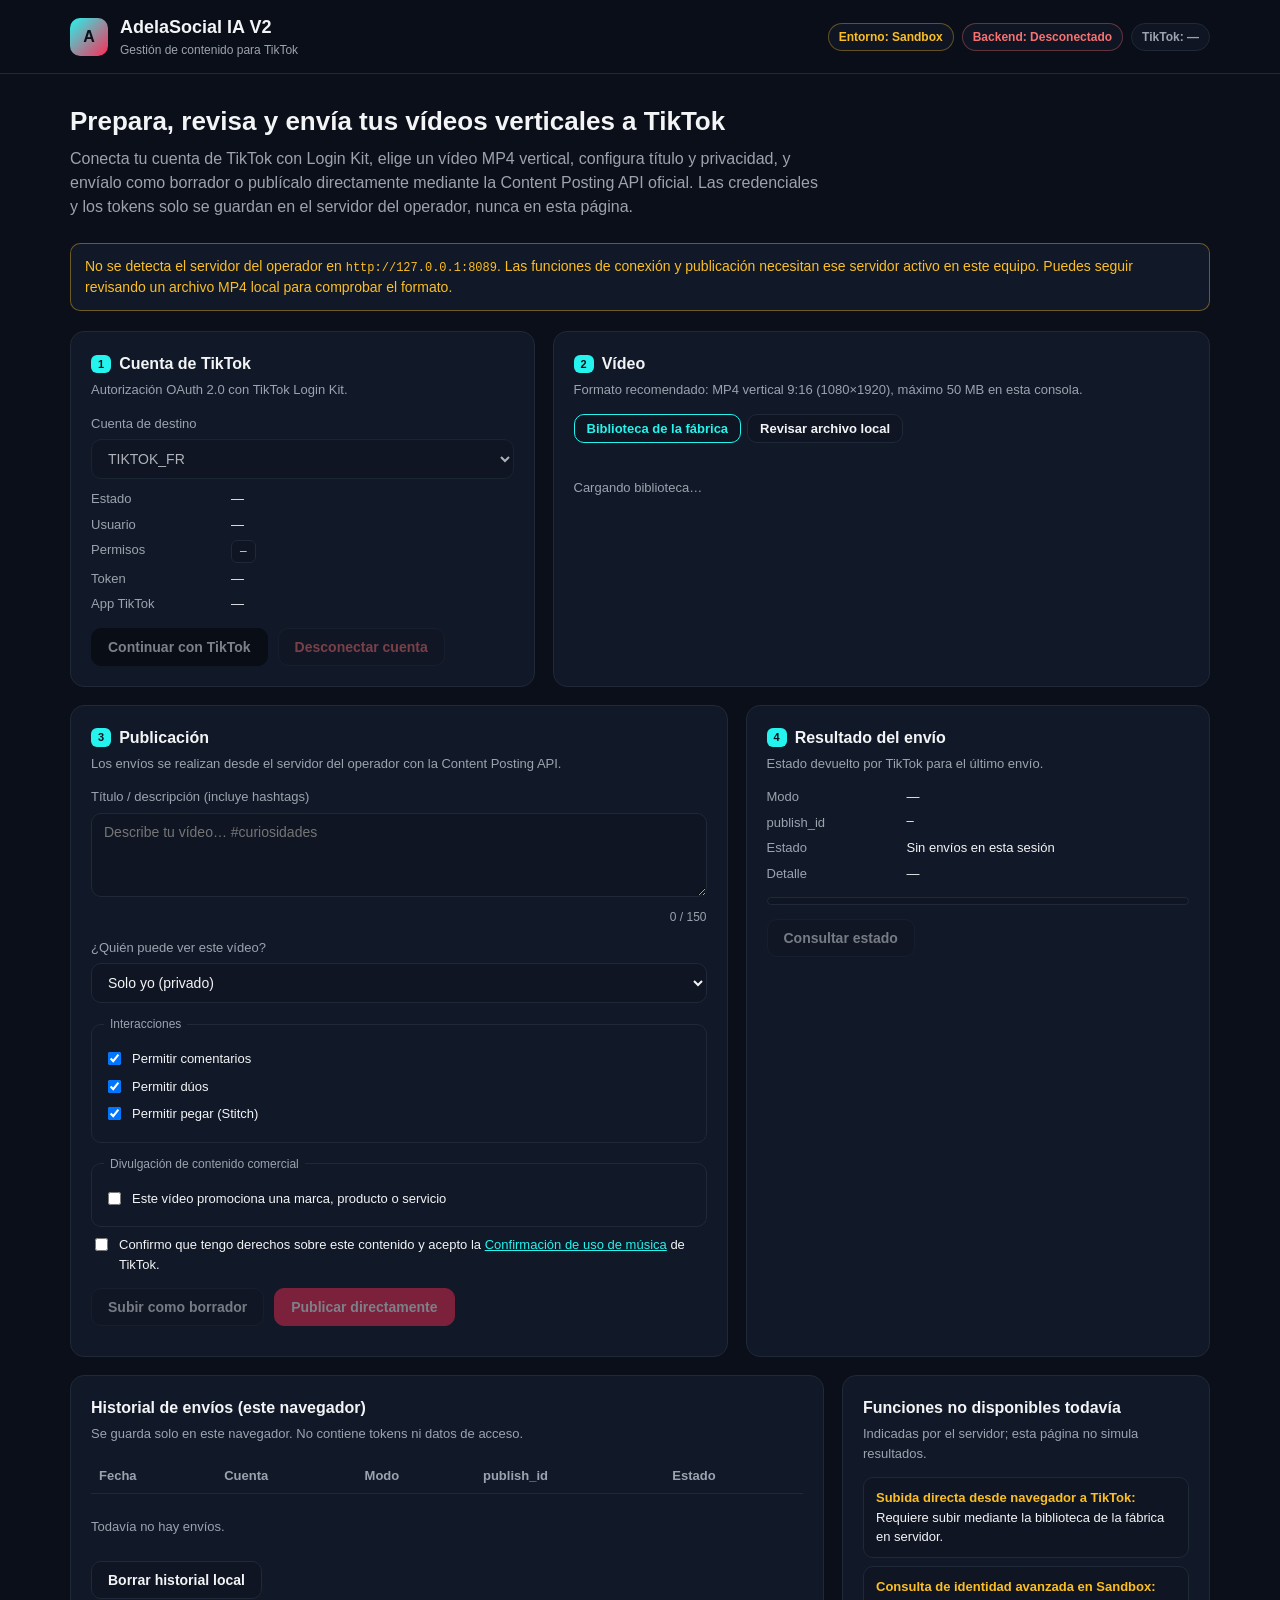
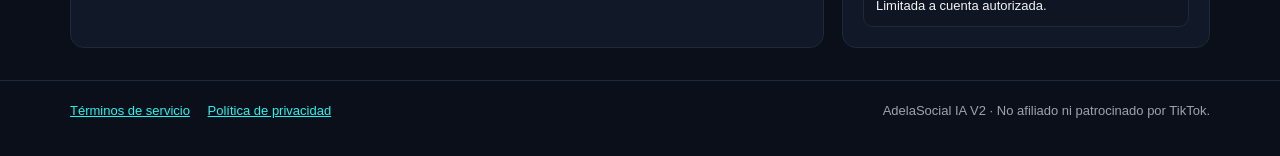
<file: index.html>
<!DOCTYPE html>
<html lang="es">
<head>
  <meta charset="UTF-8">
  <meta name="viewport" content="width=device-width, initial-scale=1.0">
  <meta name="referrer" content="no-referrer">
  <meta http-equiv="Content-Security-Policy" content="default-src 'none'; script-src 'self'; style-src 'self'; img-src 'self' data:; media-src 'self' blob: http://127.0.0.1:8089 http://localhost:8089; connect-src 'self' http://127.0.0.1:8089 http://localhost:8089; form-action 'none'; base-uri 'none'">
  <meta name="description" content="AdelaSocial IA V2: gestión y publicación de vídeos verticales en cuentas de TikTok autorizadas mediante Login Kit y Content Posting API.">
  <title>AdelaSocial IA V2 — Publicación en TikTok</title>
  <link rel="stylesheet" href="styles.css">
</head>
<body>
  <header class="topbar">
    <div class="wrap">
      <div class="brand">
        <div class="logo" aria-hidden="true">A</div>
        <div>
          <h1>AdelaSocial IA V2</h1>
          <p>Gestión de contenido para TikTok</p>
        </div>
      </div>
      <div class="badges" aria-live="polite">
        <span class="badge warn" id="badge-env">Entorno: Sandbox</span>
        <span class="badge" id="badge-backend">Backend: comprobando…</span>
        <span class="badge" id="badge-account">TikTok: —</span>
      </div>
    </div>
  </header>

  <main class="wrap">
    <section class="hero">
      <h2>Prepara, revisa y envía tus vídeos verticales a TikTok</h2>
      <p>Conecta tu cuenta de TikTok con Login Kit, elige un vídeo MP4 vertical, configura título y privacidad, y envíalo como borrador o publícalo directamente mediante la Content Posting API oficial. Las credenciales y los tokens solo se guardan en el servidor del operador, nunca en esta página.</p>
    </section>

    <div id="banner" class="banner hidden" role="status"></div>
    <div id="backend-help" class="banner warn hidden">
      No se detecta el servidor del operador en <span class="mono">http://127.0.0.1:8089</span>.
      Las funciones de conexión y publicación necesitan ese servidor activo en este equipo.
      Puedes seguir revisando un archivo MP4 local para comprobar el formato.
    </div>

    <div class="grid">
      <!-- 1. Cuenta -->
      <section class="card span-5" aria-labelledby="h-account">
        <h3 id="h-account"><span class="step">1</span> Cuenta de TikTok</h3>
        <p class="sub">Autorización OAuth 2.0 con TikTok Login Kit.</p>

        <label for="account-select">Cuenta de destino</label>
        <select id="account-select" disabled>
          <option value="TIKTOK_FR">TIKTOK_FR</option>
          <option value="TIKTOK_US">TIKTOK_US</option>
        </select>

        <dl class="kv">
          <dt>Estado</dt><dd id="acc-status">—</dd>
          <dt>Usuario</dt><dd id="acc-user">—</dd>
          <dt>Permisos</dt><dd><div class="chips" id="acc-scopes"><span class="chip">—</span></div></dd>
          <dt>Token</dt><dd id="acc-token">—</dd>
          <dt>App TikTok</dt><dd id="acc-app">—</dd>
        </dl>

        <div class="btns">
          <button class="btn-tiktok" id="btn-connect" disabled>Continuar con TikTok</button>
          <button class="btn-danger" id="btn-disconnect" disabled>Desconectar cuenta</button>
        </div>
        <p class="reasons hidden" id="connect-reason"></p>
      </section>

      <!-- 2. Vídeo -->
      <section class="card span-7" aria-labelledby="h-video">
        <h3 id="h-video"><span class="step">2</span> Vídeo</h3>
        <p class="sub">Formato recomendado: MP4 vertical 9:16 (1080×1920), máximo 50 MB en esta consola.</p>

        <div class="tabs" role="tablist">
          <button class="tab" role="tab" id="tab-library" aria-selected="true" aria-controls="panel-library">Biblioteca de la fábrica</button>
          <button class="tab" role="tab" id="tab-local" aria-selected="false" aria-controls="panel-local">Revisar archivo local</button>
        </div>

        <div id="panel-library" role="tabpanel" aria-labelledby="tab-library">
          <div class="library" id="library"><p class="empty">Cargando biblioteca…</p></div>
        </div>

        <div id="panel-local" role="tabpanel" aria-labelledby="tab-local" class="hidden">
          <div class="drop" id="drop">
            Arrastra un MP4 aquí o <label for="file-input" style="display:inline;color:var(--accent-2);cursor:pointer;margin:0">elige un archivo</label>.
            <input type="file" id="file-input" accept="video/mp4" class="hidden">
            <br><small>Solo inspección en el navegador: el archivo no se sube. Para enviarlo a TikTok, debe estar en la biblioteca de la fábrica (función de subida desde el navegador pendiente).</small>
          </div>
        </div>

        <div class="preview hidden" id="preview">
          <video id="preview-video" muted playsinline controls preload="metadata"></video>
          <div>
            <div class="mono" id="preview-name"></div>
            <ul class="checks" id="preview-checks"></ul>
          </div>
        </div>
      </section>

      <!-- 3. Publicación -->
      <section class="card span-7" aria-labelledby="h-publish">
        <h3 id="h-publish"><span class="step">3</span> Publicación</h3>
        <p class="sub">Los envíos se realizan desde el servidor del operador con la Content Posting API.</p>

        <label for="title">Título / descripción (incluye hashtags)</label>
        <textarea id="title" maxlength="300" placeholder="Describe tu vídeo… #curiosidades"></textarea>
        <div class="counter" id="title-counter">0 / 150</div>

        <label for="privacy">¿Quién puede ver este vídeo?</label>
        <select id="privacy">
          <option value="SELF_ONLY" selected>Solo yo (privado)</option>
          <option value="MUTUAL_FOLLOW_FRIENDS">Amigos</option>
          <option value="FOLLOWER_OF_CREATOR">Seguidores</option>
          <option value="PUBLIC_TO_EVERYONE">Todos (público)</option>
        </select>
        <div class="counter" id="privacy-note"></div>

        <fieldset>
          <legend>Interacciones</legend>
          <label class="check"><input type="checkbox" id="allow-comment" checked> Permitir comentarios</label>
          <label class="check"><input type="checkbox" id="allow-duet" checked> Permitir dúos</label>
          <label class="check"><input type="checkbox" id="allow-stitch" checked> Permitir pegar (Stitch)</label>
        </fieldset>

        <fieldset>
          <legend>Divulgación de contenido comercial</legend>
          <label class="check"><input type="checkbox" id="disclose"> Este vídeo promociona una marca, producto o servicio</label>
          <div id="disclose-opts" class="hidden">
            <label class="check"><input type="checkbox" id="brand-organic"> <span>Tu marca<small>Promocionas tu propio negocio. Se etiquetará como «Contenido promocional».</small></span></label>
            <label class="check"><input type="checkbox" id="brand-content"> <span>Contenido de marca<small>Colaboración pagada con un tercero. Se etiquetará como «Colaboración pagada».</small></span></label>
          </div>
        </fieldset>

        <label class="check"><input type="checkbox" id="consent"> <span>Confirmo que tengo derechos sobre este contenido y acepto la <a href="https://www.tiktok.com/legal/page/global/music-usage-confirmation/en" target="_blank" rel="noopener noreferrer">Confirmación de uso de música</a> de TikTok.</span></label>

        <div class="btns">
          <button id="btn-draft" disabled>Subir como borrador</button>
          <button class="btn-primary" id="btn-publish" disabled>Publicar directamente</button>
        </div>
        <ul class="reasons" id="publish-reasons"></ul>
      </section>

      <!-- 4. Resultados -->
      <section class="card span-5" aria-labelledby="h-results">
        <h3 id="h-results"><span class="step">4</span> Resultado del envío</h3>
        <p class="sub">Estado devuelto por TikTok para el último envío.</p>
        <dl class="kv">
          <dt>Modo</dt><dd id="res-mode">—</dd>
          <dt>publish_id</dt><dd class="mono" id="res-id">—</dd>
          <dt>Estado</dt><dd id="res-status">Sin envíos en esta sesión</dd>
          <dt>Detalle</dt><dd id="res-detail">—</dd>
        </dl>
        <div class="progress" aria-hidden="true"><div id="res-progress"></div></div>
        <div class="btns"><button id="btn-poll" disabled>Consultar estado</button></div>
      </section>

      <!-- Historial -->
      <section class="card span-8" aria-labelledby="h-history">
        <h3 id="h-history">Historial de envíos (este navegador)</h3>
        <p class="sub">Se guarda solo en este navegador. No contiene tokens ni datos de acceso.</p>
        <div style="overflow:auto">
          <table>
            <thead><tr><th>Fecha</th><th>Cuenta</th><th>Modo</th><th>publish_id</th><th>Estado</th></tr></thead>
            <tbody id="history"></tbody>
          </table>
        </div>
        <p class="empty" id="history-empty">Todavía no hay envíos.</p>
        <div class="btns"><button id="btn-clear-history">Borrar historial local</button></div>
      </section>

      <!-- Pendiente -->
      <section class="card span-4" aria-labelledby="h-pending">
        <h3 id="h-pending">Funciones no disponibles todavía</h3>
        <p class="sub">Indicadas por el servidor; esta página no simula resultados.</p>
        <ul class="pending" id="pending"><li>Comprobando…</li></ul>
      </section>
    </div>
  </main>

  <footer>
    <div class="wrap">
      <nav>
        <a href="terminos.html">Términos de servicio</a>
        <a href="privacidad.html">Política de privacidad</a>
      </nav>
      <span>AdelaSocial IA V2 · No afiliado ni patrocinado por TikTok.</span>
    </div>
  </footer>

  <script src="app.js"></script>
</body>
</html>
</file>
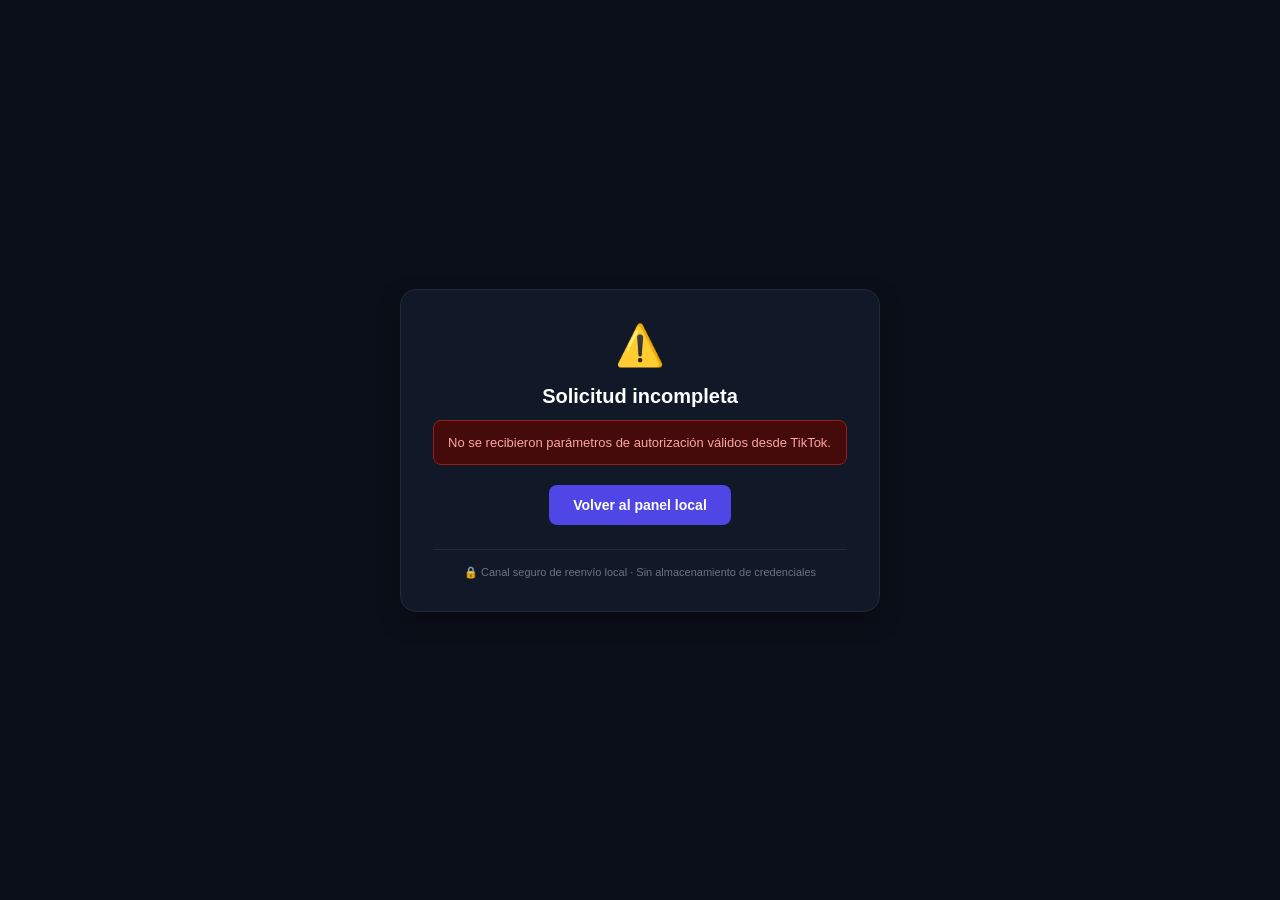
<file: callback.html>
<!DOCTYPE html>
<html lang="es">
<head>
    <meta charset="UTF-8">
    <meta name="viewport" content="width=device-width, initial-scale=1.0">
    <!-- 1. Seguridad: Evita que el 'code' se filtre en la cabecera Referer hacia terceros -->
    <meta name="referrer" content="no-referrer">
    <!-- 2. Seguridad: CSP estricta, bloquea cualquier script externo o exfiltración -->
    <meta http-equiv="Content-Security-Policy" content="default-src 'none'; style-src 'unsafe-inline'; script-src 'unsafe-inline';">
    <title>AdelaSocial IA V2 — Vinculación TikTok</title>
    <style>
        * { box-sizing: border-box; margin: 0; padding: 0; }
        body {
            font-family: -apple-system, BlinkMacSystemFont, "Segoe UI", Roboto, Helvetica, Arial, sans-serif;
            background-color: #0b0f19;
            color: #f3f4f6;
            display: flex;
            align-items: center;
            justify-content: center;
            min-height: 100vh;
            padding: 20px;
        }
        .card {
            background-color: #111827;
            border: 1px solid #1f2937;
            border-radius: 16px;
            max-width: 480px;
            width: 100%;
            padding: 32px;
            text-align: center;
            box-shadow: 0 10px 25px -5px rgba(0, 0, 0, 0.5);
        }
        .icon {
            font-size: 40px;
            margin-bottom: 16px;
            display: inline-block;
        }
        h1 { font-size: 20px; font-weight: 700; margin-bottom: 12px; color: #ffffff; }
        p { font-size: 14px; color: #9ca3af; line-height: 1.5; margin-bottom: 24px; }
        .spinner {
            border: 3px solid rgba(255, 255, 255, 0.1);
            border-top: 3px solid #6366f1;
            border-radius: 50%;
            width: 32px;
            height: 32px;
            animation: spin 0.8s linear infinite;
            margin: 0 auto 20px auto;
        }
        @keyframes spin { 0% { transform: rotate(0deg); } 100% { transform: rotate(360deg); } }
        .btn {
            display: inline-block;
            background-color: #4f46e5;
            color: #ffffff;
            font-size: 14px;
            font-weight: 600;
            text-decoration: none;
            padding: 12px 24px;
            border-radius: 8px;
            transition: background 0.2s;
            cursor: pointer;
            border: none;
        }
        .btn:hover { background-color: #4338ca; }
        .error-box {
            background-color: #450a0a;
            border: 1px solid #991b1b;
            color: #fca5a5;
            padding: 14px;
            border-radius: 8px;
            font-size: 13px;
            margin-bottom: 20px;
            text-align: left;
        }
        .security-badge {
            margin-top: 24px;
            font-size: 11px;
            color: #6b7280;
            border-top: 1px solid #1f2937;
            padding-top: 16px;
        }
    </style>
</head>
<body>

<div class="card" id="card-container">
    <div id="loading-state">
        <div class="spinner"></div>
        <h1>Conectando con tu entorno local</h1>
        <p>TikTok ha autorizado el acceso. Transfiriendo la sesión a tu panel de AdelaSocial IA V2 en esta PC...</p>
        <a id="manual-btn" href="#" class="btn" style="display: none;">Completar manualmente en esta PC</a>
    </div>

    <div id="error-state" style="display: none;">
        <div class="icon">⚠️</div>
        <h1 id="error-title">Autorización no completada</h1>
        <div class="error-box" id="error-desc"></div>
        <a href="http://127.0.0.1:8089/connections" class="btn">Volver al panel local</a>
    </div>

    <div class="security-badge">
        🔒 Canal seguro de reenvío local · Sin almacenamiento de credenciales
    </div>
</div>

<script>
(function() {
    // 1. Extraer parámetros enviados por TikTok
    const search = window.location.search;
    const params = new URLSearchParams(search);
    const code = params.get('code');
    const state = params.get('state');
    const error = params.get('error') || params.get('error_description');

    // 2. Seguridad: Limpiar de inmediato el historial y la barra del navegador
    //    Evita que el código temporal permanezca visible o en el botón "Atrás"
    if (window.history && window.history.replaceState) {
        window.history.replaceState({}, document.title, window.location.pathname);
    }

    const localEndpoint = "http://127.0.0.1:8089/oauth/tiktok/callback";

    // 3. Caso: Error devuelto por TikTok (ej. el usuario canceló en TikTok)
    if (error) {
        document.getElementById('loading-state').style.display = 'none';
        document.getElementById('error-state').style.display = 'block';
        document.getElementById('error-desc').textContent = "TikTok devolvió el siguiente aviso: " + error;
        return;
    }

    // 4. Caso: Autorización exitosa con código y estado
    if (code && state) {
        // Validar caracteres seguros para prevenir inyecciones
        const safeCode = encodeURIComponent(code);
        const safeState = encodeURIComponent(state);
        const targetUrl = localEndpoint + "?code=" + safeCode + "&state=" + safeState;

        // Mostrar botón de respaldo por si el navegador bloquea la navegación automática
        const manualBtn = document.getElementById('manual-btn');
        manualBtn.href = targetUrl;
        setTimeout(function() { manualBtn.style.display = 'inline-block'; }, 1500);

        // Salto inmediato al entorno local reemplazando la pestaña
        window.location.replace(targetUrl);
    } else {
        // Caso: Se abrió callback.html sin parámetros
        document.getElementById('loading-state').style.display = 'none';
        document.getElementById('error-state').style.display = 'block';
        document.getElementById('error-title').textContent = "Solicitud incompleta";
        document.getElementById('error-desc').textContent = "No se recibieron parámetros de autorización válidos desde TikTok.";
    }
})();
</script>

</body>
</html>
</file>
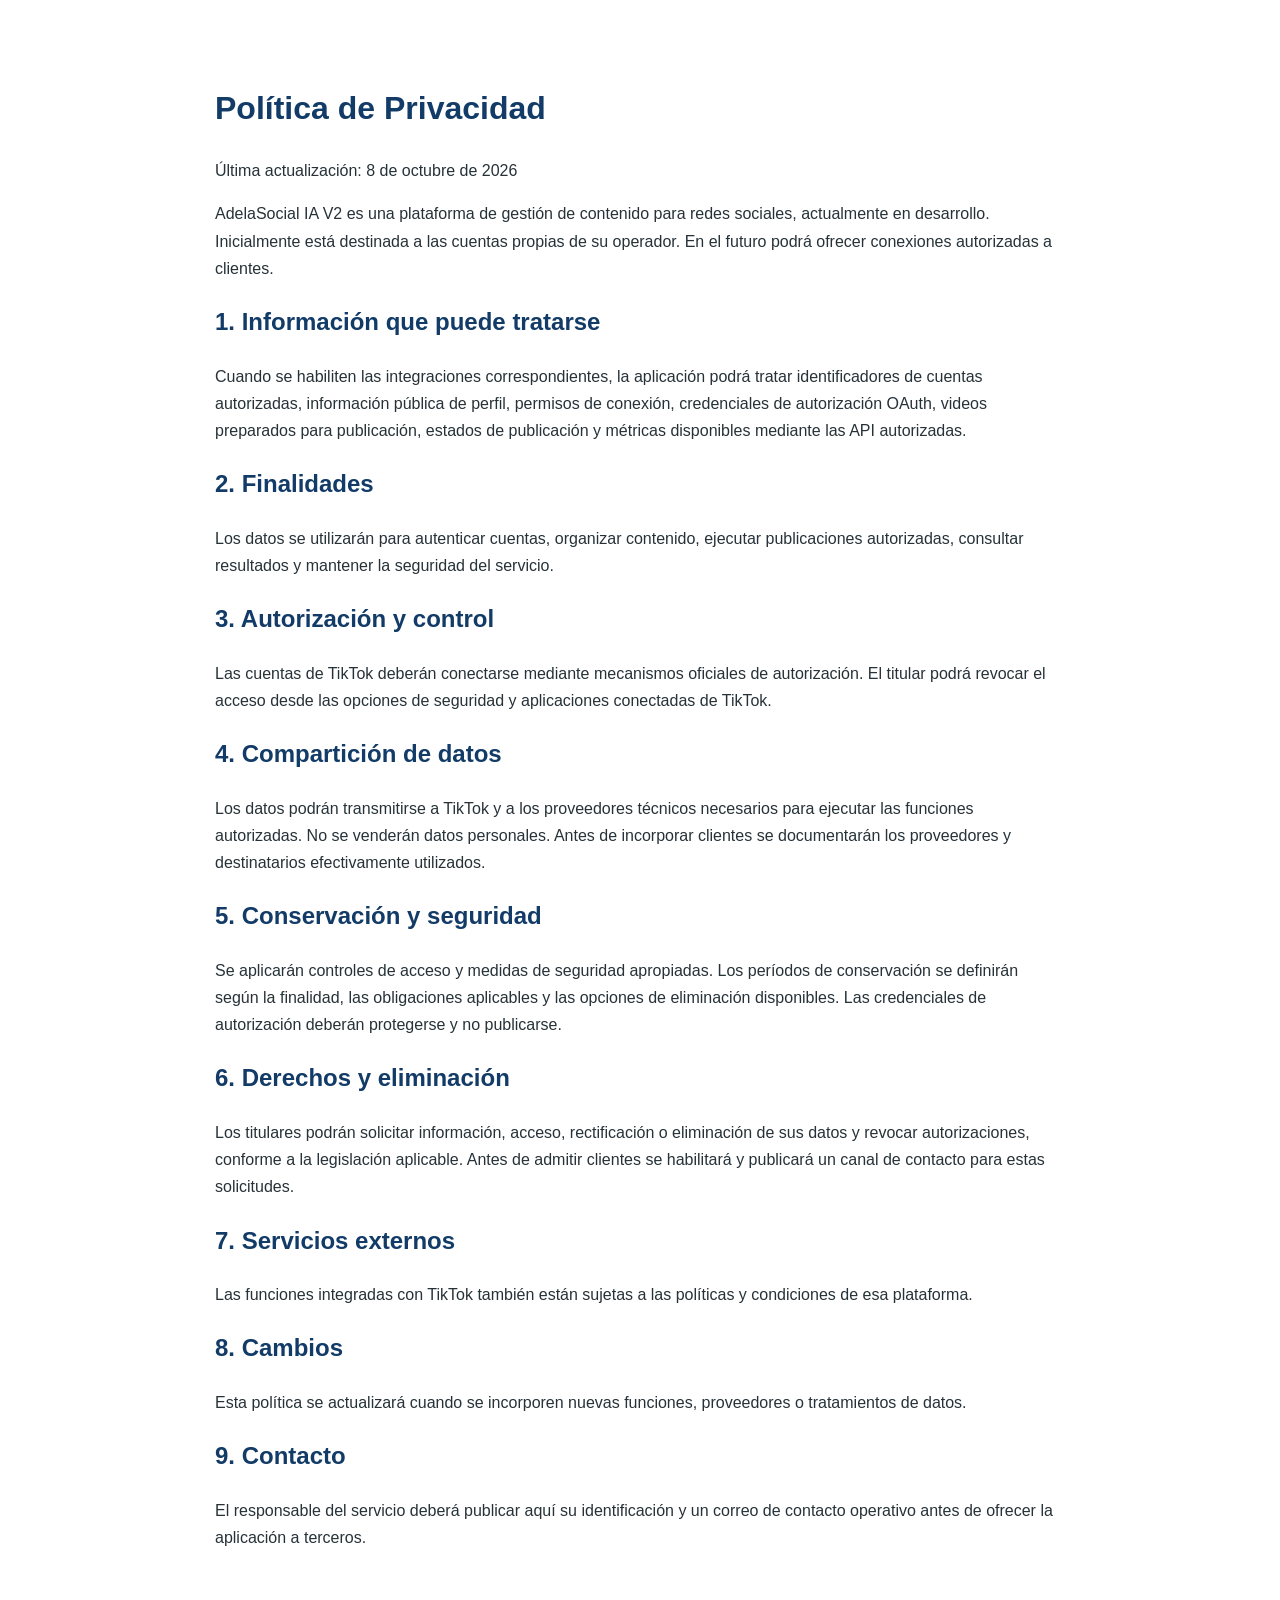
<file: privacidad.html>
<!DOCTYPE html>
<html lang="es">
<head>
<meta charset="UTF-8">
<meta name="viewport" content="width=device-width, initial-scale=1">
<title>Política de Privacidad | AdelaSocial IA V2</title>
<style>
body{font-family:Arial,sans-serif;line-height:1.7;max-width:850px;margin:40px auto;padding:20px;color:#263238}
h1,h2{color:#123b67}
</style>
</head>
<body>
<main>
<h1>Política de Privacidad</h1>
<p>Última actualización: 8 de octubre de 2026</p>
<p>AdelaSocial IA V2 es una plataforma de gestión de contenido para redes sociales, actualmente en desarrollo. Inicialmente está destinada a las cuentas propias de su operador. En el futuro podrá ofrecer conexiones autorizadas a clientes.</p>
<h2>1. Información que puede tratarse</h2>
<p>Cuando se habiliten las integraciones correspondientes, la aplicación podrá tratar identificadores de cuentas autorizadas, información pública de perfil, permisos de conexión, credenciales de autorización OAuth, videos preparados para publicación, estados de publicación y métricas disponibles mediante las API autorizadas.</p>
<h2>2. Finalidades</h2>
<p>Los datos se utilizarán para autenticar cuentas, organizar contenido, ejecutar publicaciones autorizadas, consultar resultados y mantener la seguridad del servicio.</p>
<h2>3. Autorización y control</h2>
<p>Las cuentas de TikTok deberán conectarse mediante mecanismos oficiales de autorización. El titular podrá revocar el acceso desde las opciones de seguridad y aplicaciones conectadas de TikTok.</p>
<h2>4. Compartición de datos</h2>
<p>Los datos podrán transmitirse a TikTok y a los proveedores técnicos necesarios para ejecutar las funciones autorizadas. No se venderán datos personales. Antes de incorporar clientes se documentarán los proveedores y destinatarios efectivamente utilizados.</p>
<h2>5. Conservación y seguridad</h2>
<p>Se aplicarán controles de acceso y medidas de seguridad apropiadas. Los períodos de conservación se definirán según la finalidad, las obligaciones aplicables y las opciones de eliminación disponibles. Las credenciales de autorización deberán protegerse y no publicarse.</p>
<h2>6. Derechos y eliminación</h2>
<p>Los titulares podrán solicitar información, acceso, rectificación o eliminación de sus datos y revocar autorizaciones, conforme a la legislación aplicable. Antes de admitir clientes se habilitará y publicará un canal de contacto para estas solicitudes.</p>
<h2>7. Servicios externos</h2>
<p>Las funciones integradas con TikTok también están sujetas a las políticas y condiciones de esa plataforma.</p>
<h2>8. Cambios</h2>
<p>Esta política se actualizará cuando se incorporen nuevas funciones, proveedores o tratamientos de datos.</p>
<h2>9. Contacto</h2>
<p>El responsable del servicio deberá publicar aquí su identificación y un correo de contacto operativo antes de ofrecer la aplicación a terceros.</p>
</main>
</body>
</html>
</file>
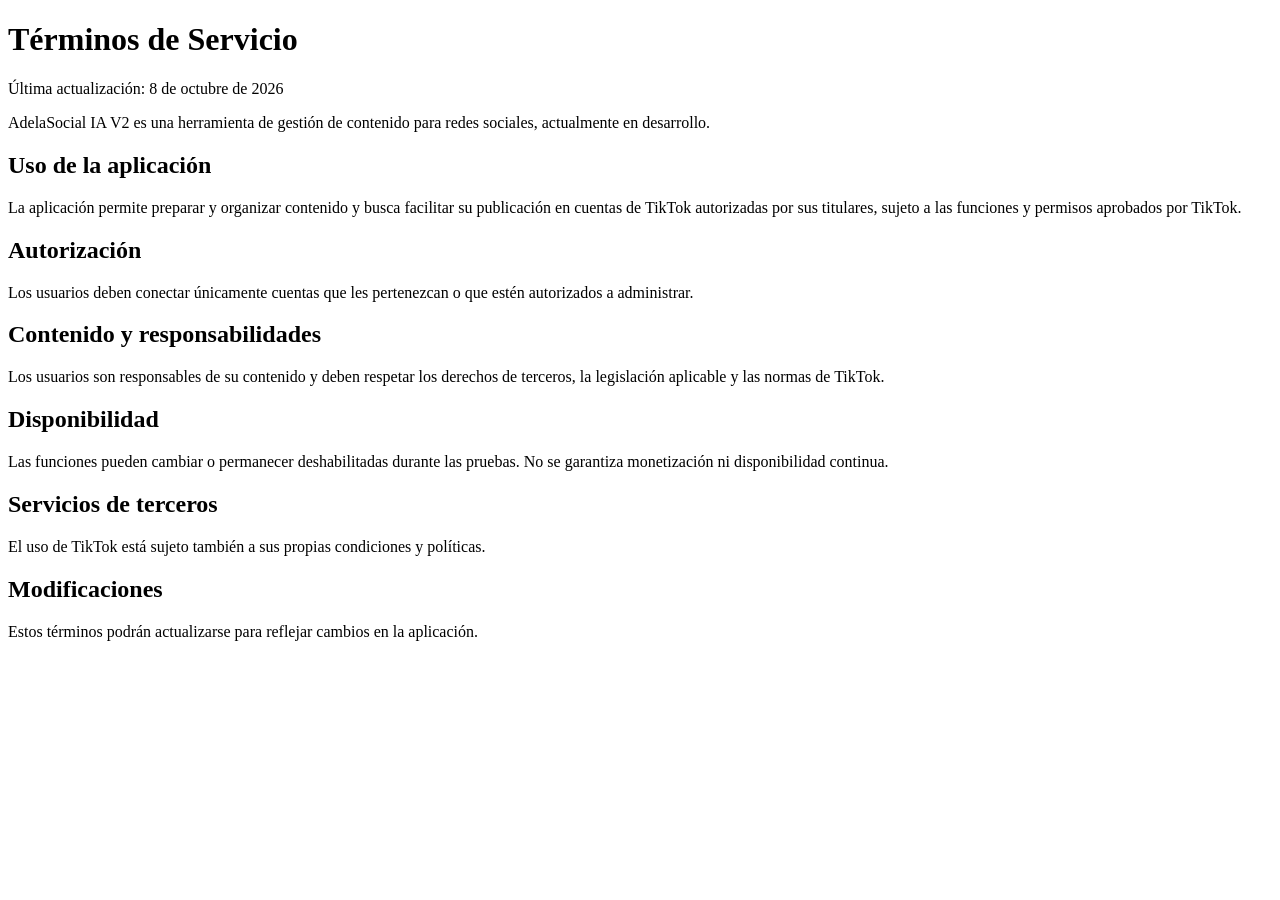
<file: terminos.html>
<!DOCTYPE html>
<html lang="es">
<head>
<meta charset="UTF-8">
<meta name="viewport" content="width=device-width, initial-scale=1">
<title>Términos de Servicio | AdelaSocial IA V2</title>
</head>
<body>
<main>
<h1>Términos de Servicio</h1>
<p>Última actualización: 8 de octubre de 2026</p>
<p>AdelaSocial IA V2 es una herramienta de gestión de contenido para redes sociales, actualmente en desarrollo.</p>
<h2>Uso de la aplicación</h2>
<p>La aplicación permite preparar y organizar contenido y busca facilitar su publicación en cuentas de TikTok autorizadas por sus titulares, sujeto a las funciones y permisos aprobados por TikTok.</p>
<h2>Autorización</h2>
<p>Los usuarios deben conectar únicamente cuentas que les pertenezcan o que estén autorizados a administrar.</p>
<h2>Contenido y responsabilidades</h2>
<p>Los usuarios son responsables de su contenido y deben respetar los derechos de terceros, la legislación aplicable y las normas de TikTok.</p>
<h2>Disponibilidad</h2>
<p>Las funciones pueden cambiar o permanecer deshabilitadas durante las pruebas. No se garantiza monetización ni disponibilidad continua.</p>
<h2>Servicios de terceros</h2>
<p>El uso de TikTok está sujeto también a sus propias condiciones y políticas.</p>
<h2>Modificaciones</h2>
<p>Estos términos podrán actualizarse para reflejar cambios en la aplicación.</p>
</main>
</body>
</html>
</file>
<file: styles.css>
:root {
  --bg: #0b0f19;
  --panel: #111827;
  --panel-2: #0f1522;
  --border: #1f2937;
  --text: #f3f4f6;
  --muted: #9ca3af;
  --accent: #fe2c55;
  --accent-2: #25f4ee;
  --ok: #34d399;
  --warn: #fbbf24;
  --err: #f87171;
  --radius: 14px;
}

* { box-sizing: border-box; }
html, body { margin: 0; padding: 0; }
body {
  font-family: -apple-system, BlinkMacSystemFont, "Segoe UI", Roboto, Helvetica, Arial, sans-serif;
  background: var(--bg);
  color: var(--text);
  line-height: 1.5;
}
a { color: var(--accent-2); }
.wrap { max-width: 1180px; margin: 0 auto; padding: 0 20px; }

/* Header */
.topbar { border-bottom: 1px solid var(--border); background: rgba(11, 15, 25, 0.92); position: sticky; top: 0; z-index: 10; }
.topbar .wrap { display: flex; align-items: center; justify-content: space-between; gap: 16px; padding-top: 14px; padding-bottom: 14px; flex-wrap: wrap; }
.brand { display: flex; align-items: center; gap: 12px; }
.logo { width: 38px; height: 38px; border-radius: 10px; background: linear-gradient(135deg, var(--accent-2), var(--accent)); display: grid; place-items: center; font-weight: 800; color: #0b0f19; }
.brand h1 { font-size: 18px; margin: 0; }
.brand p { font-size: 12px; margin: 0; color: var(--muted); }
.badges { display: flex; gap: 8px; flex-wrap: wrap; }
.badge { font-size: 12px; font-weight: 600; padding: 4px 10px; border-radius: 999px; border: 1px solid var(--border); background: var(--panel-2); color: var(--muted); white-space: nowrap; }
.badge.ok { color: var(--ok); border-color: rgba(52, 211, 153, .35); }
.badge.warn { color: var(--warn); border-color: rgba(251, 191, 36, .35); }
.badge.err { color: var(--err); border-color: rgba(248, 113, 113, .35); }

/* Hero */
.hero { padding: 28px 0 8px; }
.hero h2 { font-size: 26px; margin: 0 0 6px; }
.hero p { color: var(--muted); margin: 0; max-width: 760px; }

/* Banners */
.banner { margin: 16px 0 0; padding: 12px 14px; border-radius: 10px; border: 1px solid var(--border); background: var(--panel); font-size: 14px; }
.banner.ok { border-color: rgba(52, 211, 153, .4); color: var(--ok); }
.banner.warn { border-color: rgba(251, 191, 36, .4); color: var(--warn); }
.banner.err { border-color: rgba(248, 113, 113, .4); color: var(--err); }
.hidden { display: none !important; }

/* Grid */
.grid { display: grid; grid-template-columns: repeat(12, 1fr); gap: 18px; padding: 20px 0 32px; }
.card { background: var(--panel); border: 1px solid var(--border); border-radius: var(--radius); padding: 20px; min-width: 0; }
.span-4 { grid-column: span 4; }
.span-5 { grid-column: span 5; }
.span-7 { grid-column: span 7; }
.span-8 { grid-column: span 8; }
.span-12 { grid-column: span 12; }
@media (max-width: 960px) { .span-4, .span-5, .span-7, .span-8 { grid-column: span 12; } }

.card h3 { margin: 0 0 4px; font-size: 16px; display: flex; align-items: center; gap: 8px; }
.card .step { font-size: 11px; font-weight: 700; color: #0b0f19; background: var(--accent-2); border-radius: 6px; padding: 1px 7px; }
.card .sub { color: var(--muted); font-size: 13px; margin: 0 0 14px; }

/* Key/value */
.kv { display: grid; grid-template-columns: 130px 1fr; gap: 6px 10px; font-size: 13px; margin: 10px 0 14px; }
.kv dt { color: var(--muted); }
.kv dd { margin: 0; word-break: break-word; }
.chips { display: flex; flex-wrap: wrap; gap: 6px; }
.chip { font-size: 11px; font-family: ui-monospace, Menlo, Consolas, monospace; padding: 2px 8px; border-radius: 6px; background: var(--panel-2); border: 1px solid var(--border); }

/* Forms */
label { display: block; font-size: 13px; color: var(--muted); margin: 12px 0 6px; }
select, input[type="text"], textarea {
  width: 100%; background: var(--panel-2); color: var(--text); border: 1px solid var(--border);
  border-radius: 10px; padding: 10px 12px; font-size: 14px; font-family: inherit;
}
textarea { min-height: 84px; resize: vertical; }
select:focus, input:focus, textarea:focus { outline: 2px solid rgba(37, 244, 238, .35); border-color: transparent; }
.counter { font-size: 12px; color: var(--muted); text-align: right; margin-top: 4px; }
.counter.over { color: var(--err); }
.check { display: flex; align-items: flex-start; gap: 8px; font-size: 13px; color: var(--text); margin: 8px 0; }
.check input { margin-top: 3px; }
.check small { color: var(--muted); display: block; }
fieldset { border: 1px solid var(--border); border-radius: 10px; padding: 8px 12px 10px; margin: 12px 0 0; }
legend { font-size: 12px; color: var(--muted); padding: 0 6px; }

/* Buttons */
.btns { display: flex; gap: 10px; flex-wrap: wrap; margin-top: 14px; }
button, .btn {
  appearance: none; border: 1px solid var(--border); background: var(--panel-2); color: var(--text);
  padding: 10px 16px; border-radius: 10px; font-size: 14px; font-weight: 600; cursor: pointer; text-decoration: none;
  display: inline-flex; align-items: center; gap: 8px;
}
button:hover:not(:disabled) { border-color: #374151; }
button:disabled { opacity: .45; cursor: not-allowed; }
.btn-tiktok { background: #000; border-color: #000; color: #fff; }
.btn-tiktok:hover:not(:disabled) { box-shadow: -2px -2px 0 var(--accent-2), 2px 2px 0 var(--accent); }
.btn-primary { background: var(--accent); border-color: var(--accent); color: #fff; }
.btn-danger { color: var(--err); }

/* Tabs */
.tabs { display: flex; gap: 6px; margin-bottom: 12px; }
.tab { padding: 6px 12px; font-size: 13px; }
.tab[aria-selected="true"] { border-color: var(--accent-2); color: var(--accent-2); }

/* Video library */
.library { display: grid; gap: 8px; max-height: 260px; overflow: auto; padding-right: 4px; }
.vid { display: flex; justify-content: space-between; gap: 10px; align-items: center; padding: 10px 12px; border-radius: 10px; border: 1px solid var(--border); background: var(--panel-2); cursor: pointer; text-align: left; width: 100%; font-weight: 500; }
.vid[aria-pressed="true"] { border-color: var(--accent-2); }
.vid .meta { color: var(--muted); font-size: 12px; white-space: nowrap; }
.drop { border: 1px dashed #374151; border-radius: 12px; padding: 22px; text-align: center; color: var(--muted); font-size: 13px; }
.drop.over { border-color: var(--accent-2); color: var(--accent-2); }

.preview { display: grid; grid-template-columns: 140px 1fr; gap: 14px; margin-top: 14px; align-items: start; }
.preview video { width: 140px; aspect-ratio: 9 / 16; background: #000; border-radius: 10px; object-fit: contain; }
.checks { list-style: none; padding: 0; margin: 0; font-size: 13px; display: grid; gap: 4px; }
.checks li::before { content: "• "; }
.checks li.ok { color: var(--ok); }
.checks li.ok::before { content: "✔ "; }
.checks li.err { color: var(--err); }
.checks li.err::before { content: "✖ "; }
.checks li.warn { color: var(--warn); }
.checks li.warn::before { content: "! "; }

.reasons { font-size: 12px; color: var(--warn); margin: 10px 0 0; padding-left: 18px; }

/* Progress / results */
.progress { height: 8px; border-radius: 999px; background: var(--panel-2); border: 1px solid var(--border); overflow: hidden; margin: 10px 0; }
.progress > div { height: 100%; width: 0; background: linear-gradient(90deg, var(--accent-2), var(--accent)); transition: width .4s; }
table { width: 100%; border-collapse: collapse; font-size: 13px; }
th, td { text-align: left; padding: 8px; border-bottom: 1px solid var(--border); vertical-align: top; }
th { color: var(--muted); font-weight: 600; }
td.mono, .mono { font-family: ui-monospace, Menlo, Consolas, monospace; font-size: 12px; word-break: break-all; }
.empty { color: var(--muted); font-size: 13px; padding: 10px 0; }

.pending { list-style: none; padding: 0; margin: 0; display: grid; gap: 8px; font-size: 13px; }
.pending li { padding: 10px 12px; border-radius: 10px; background: var(--panel-2); border: 1px solid var(--border); }
.pending b { color: var(--warn); }

footer { border-top: 1px solid var(--border); padding: 20px 0 36px; color: var(--muted); font-size: 13px; }
footer .wrap { display: flex; justify-content: space-between; gap: 16px; flex-wrap: wrap; }
footer nav a { margin-right: 14px; }
</file>
